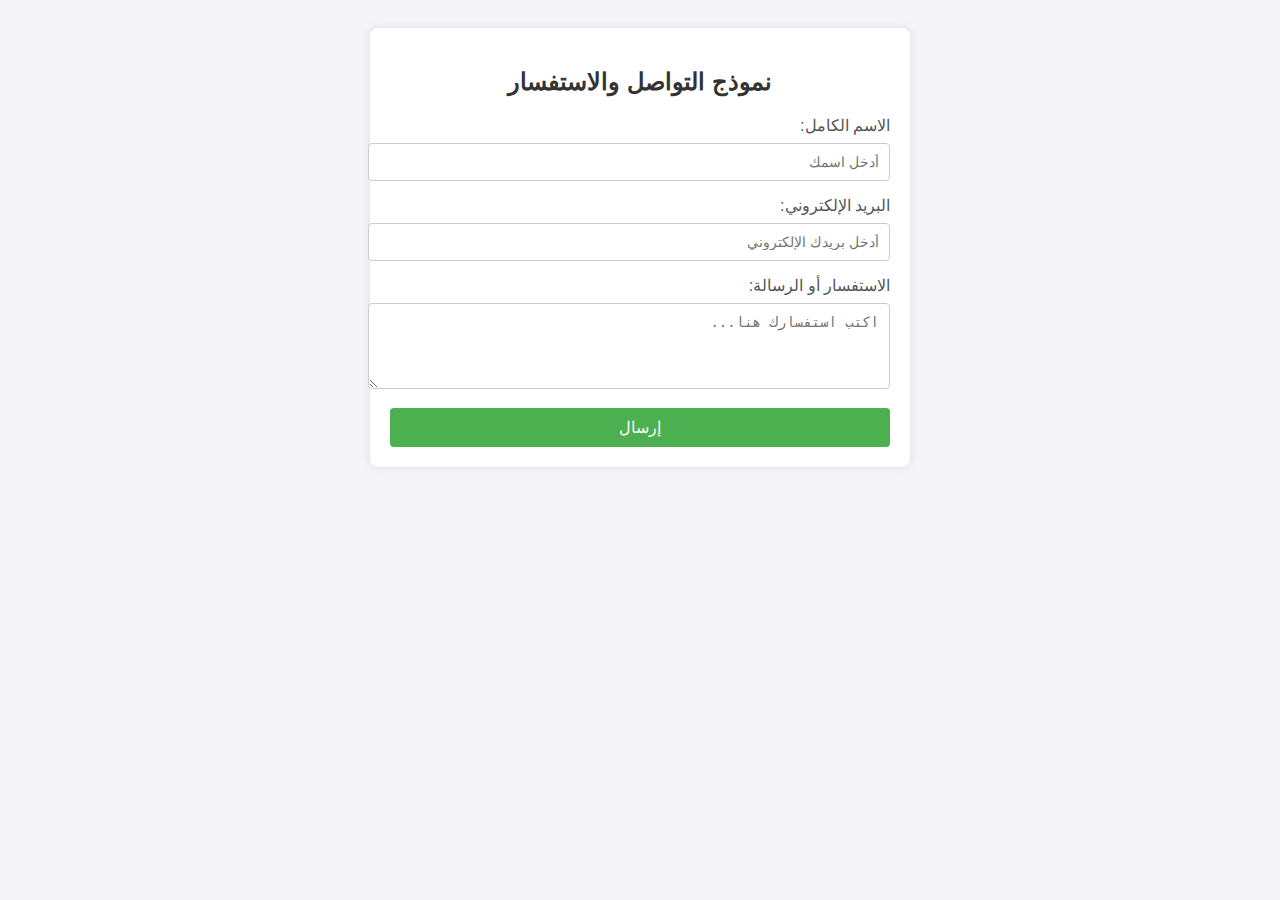
<file: commu.html>
<!DOCTYPE html>
<html lang="ar">
<head>
    <meta charset="UTF-8">
    <meta name="viewport" content="width=device-width, initial-scale=1.0">
    <title>نموذج التواصل والاستفسار</title>
    <style>
        body {
            font-family: Arial, sans-serif;
            direction: rtl;
            background-color: #f4f4f9;
            padding: 20px;
        }
        .contact-form {
            background-color: #fff;
            padding: 20px;
            border-radius: 8px;
            box-shadow: 0 0 10px rgba(0, 0, 0, 0.1);
            max-width: 500px;
            margin: auto;
        }
        .contact-form h2 {
            text-align: center;
            color: #333;
        }
        .contact-form label {
            display: block;
            margin-bottom: 8px;
            color: #555;
        }
        .contact-form input, .contact-form textarea {
            width: 100%;
            padding: 10px;
            margin-bottom: 15px;
            border: 1px solid #ccc;
            border-radius: 4px;
            font-size: 14px;
        }
        .contact-form button {
            background-color: #4CAF50;
            color: white;
            padding: 10px 20px;
            border: none;
            border-radius: 4px;
            cursor: pointer;
            width: 100%;
            font-size: 16px;
        }
        .contact-form button:hover {
            background-color: #45a049;
        }
        .message {
            display: none;
            background-color: #4CAF50;
            color: white;
            padding: 10px;
            border-radius: 4px;
            margin-top: 20px;
            text-align: center;
        }
    </style>
</head>
<body>

    <div class="contact-form">
        <h2>نموذج التواصل والاستفسار</h2>
        <form id="contactForm" onsubmit="return showMessage(event)">
            <label for="name">الاسم الكامل:</label>
            <input type="text" id="name" name="name" required placeholder="أدخل اسمك">

            <label for="email">البريد الإلكتروني:</label>
            <input type="email" id="email" name="email" required placeholder="أدخل بريدك الإلكتروني">

            <label for="message">الاستفسار أو الرسالة:</label>
            <textarea id="message" name="message" required placeholder="اكتب استفسارك هنا..." rows="4"></textarea>

            <button type="submit">إرسال</button>
        </form>

        <!-- الرسالة التي ستظهر بعد إرسال النموذج -->
        <div id="successMessage" class="message">
            تم إرسال استفسارك بنجاح! سنقوم بالرد عليك قريبًا.
        </div>
    </div>

    <script>
        // دالة لعرض الرسالة عند إرسال النموذج
        function showMessage(event) {
            event.preventDefault(); // منع إرسال النموذج لكي نتمكن من عرض الرسالة

            // إظهار رسالة التأكيد
            document.getElementById('successMessage').style.display = 'block';
            
            // يمكن هنا إضافة الكود لإرسال البيانات إلى الخادم (مثل عبر AJAX أو POST)
            
            // إخفاء الرسالة بعد 5 ثوانٍ
            setTimeout(function() {
                document.getElementById('successMessage').style.display = 'none';
            }, 5000);
        }
    </script>

</body>
</html>
</file>
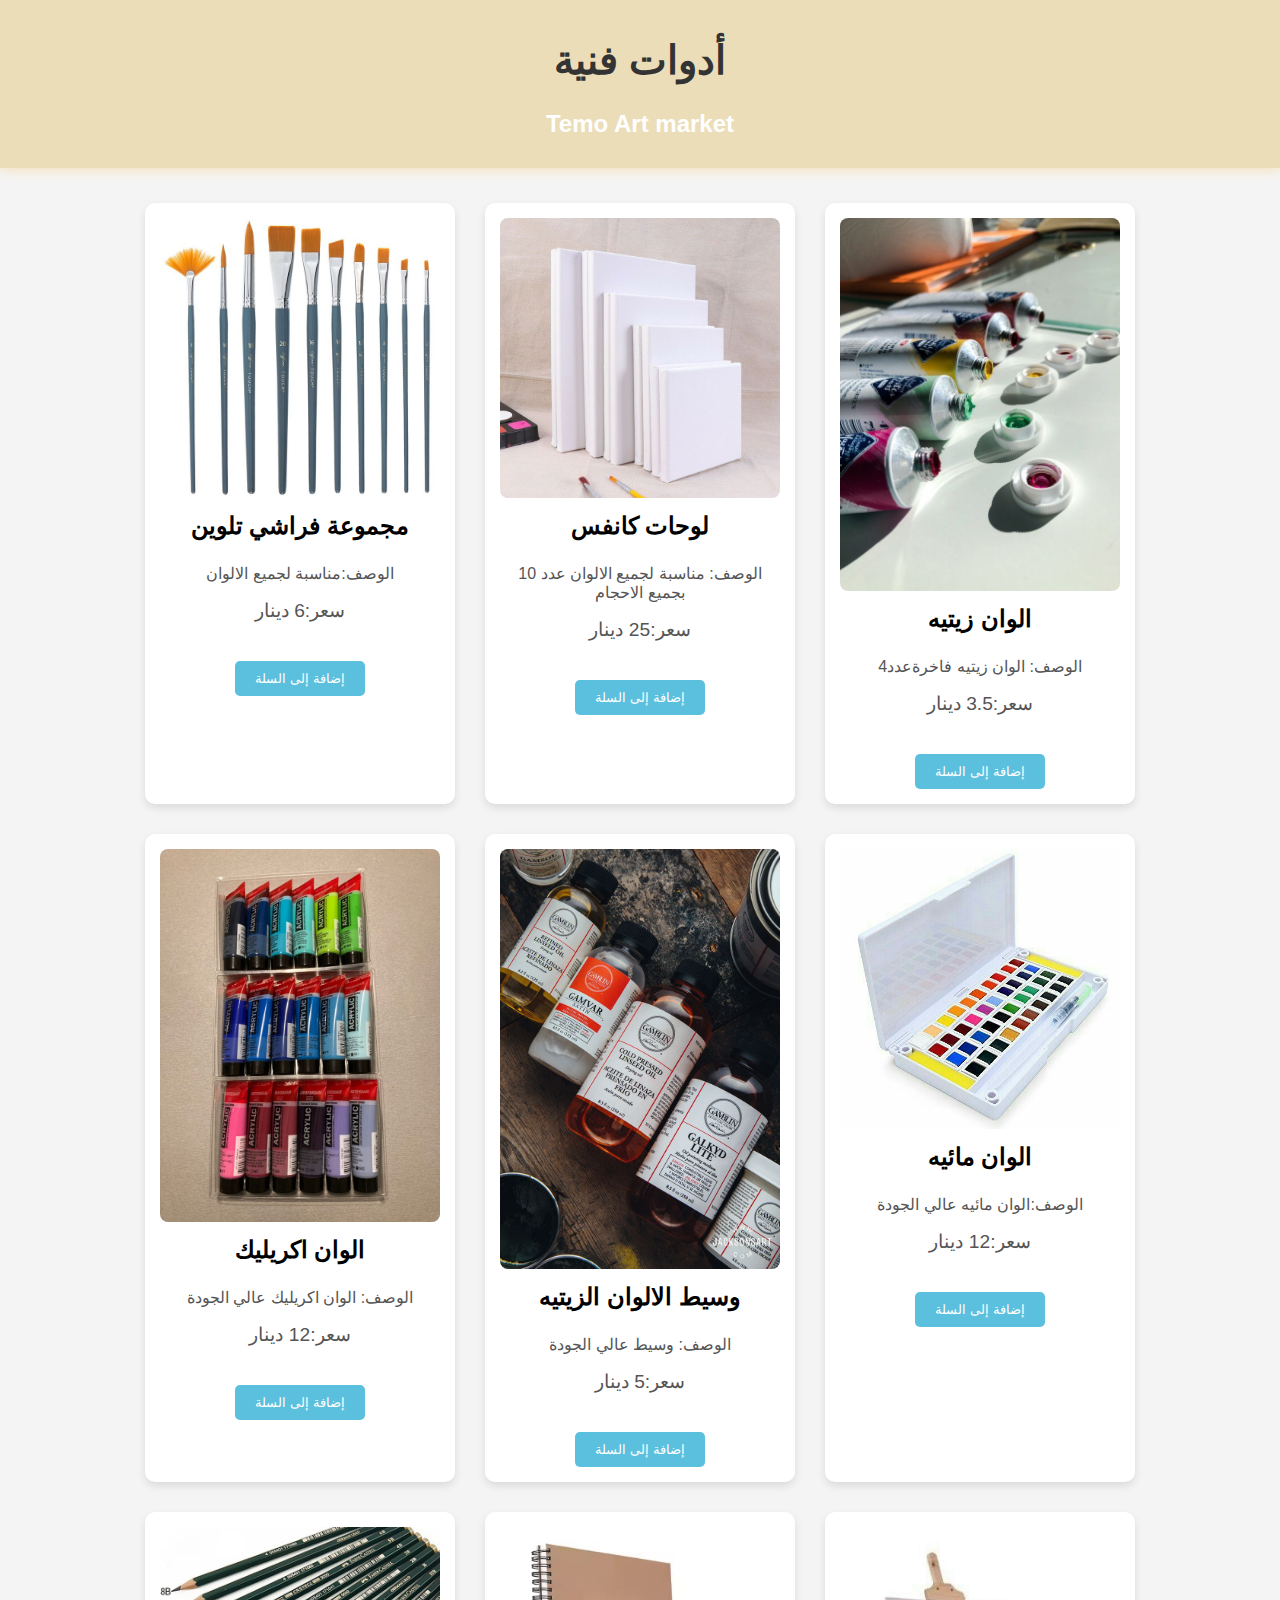
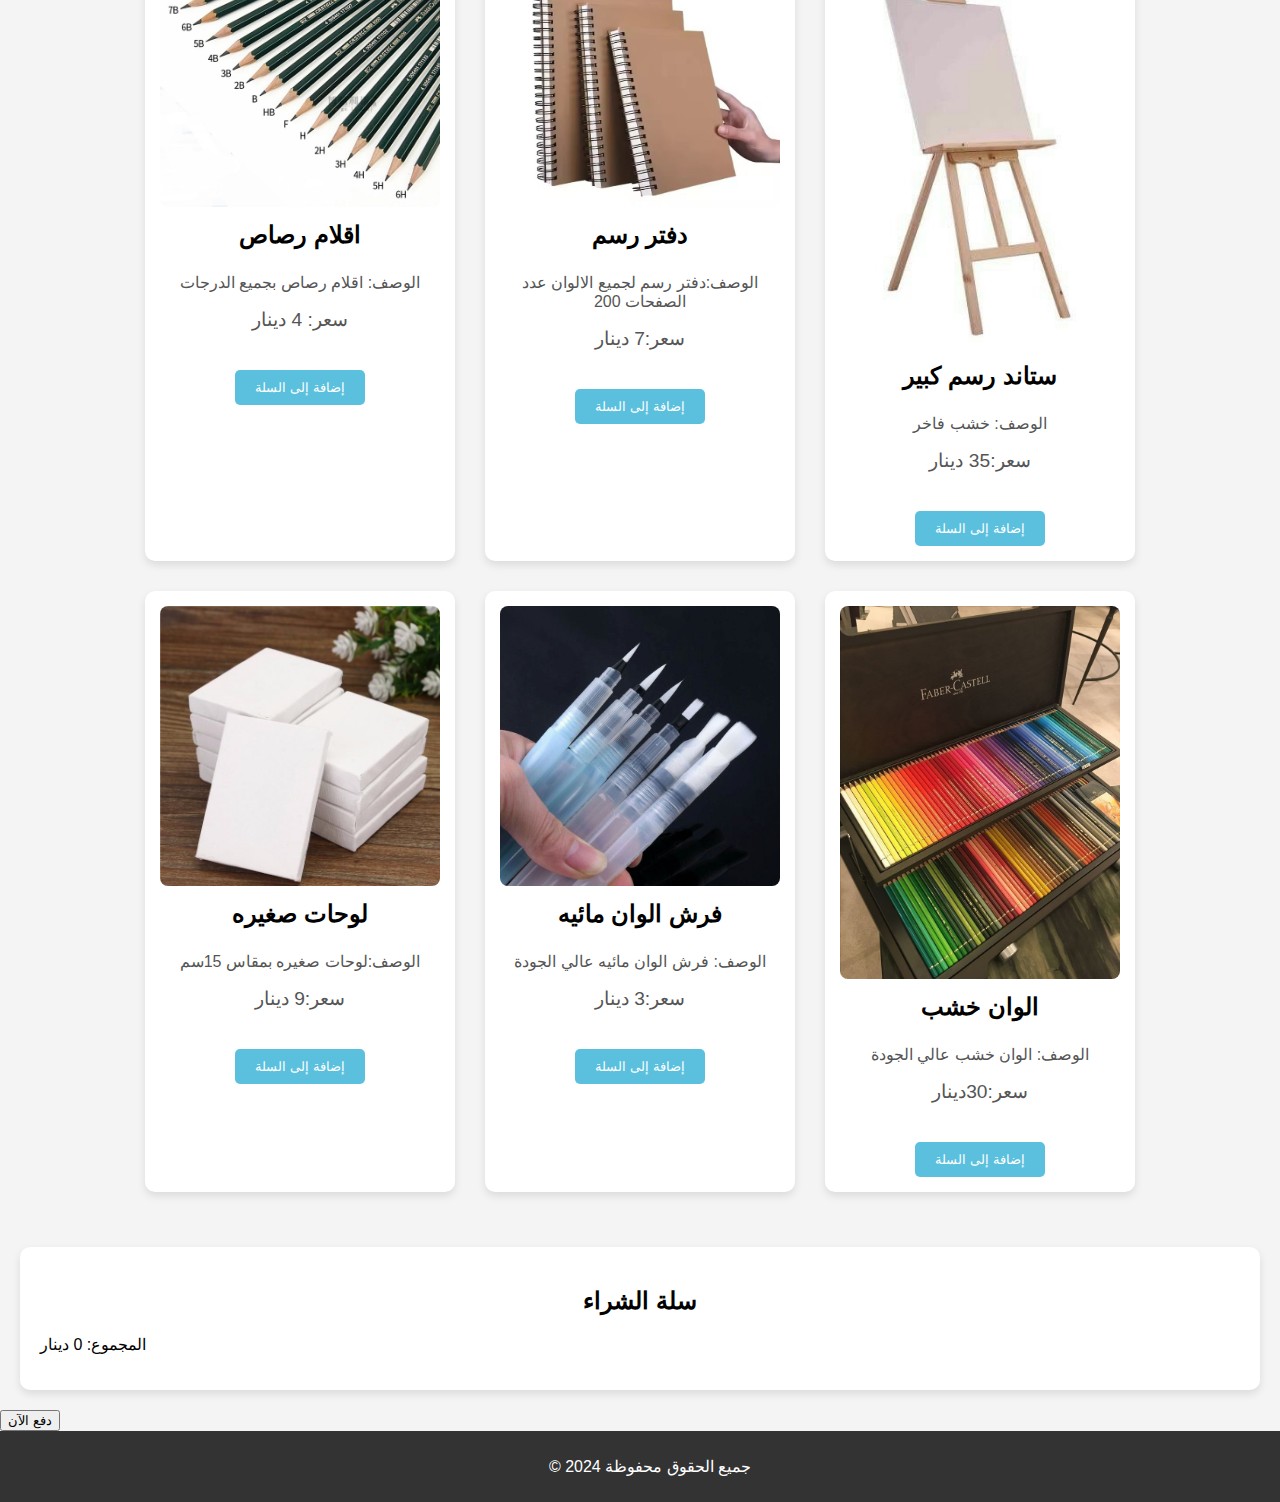
<file: ert.html>
<!DOCTYPE html>
<html lang="ar">
<head>
    <meta charset="UTF-8">
    <meta name="viewport" content="width=device-width, initial-scale=1.0">
    <title>temo art</title>
    <script src="https://www.paypal.com/sdk/js?client-id=YOUR_PAYPAL_CLIENT_ID&currency=USD"></script>
    <style>
        body {
            font-family: Arial, sans-serif;
            background-color: #f4f4f4;
            margin: 0;
            padding: 0;
        }
        header {
            background-color: #ebddb8;
            color: white;
            padding: 10px;
            text-align: center;
            box-shadow: 1px 1px 12px wheat;
        }
        header h1 {
            font-size: 2.5em;
            color: #333;
        }
        
        header h1:hover{
           
            color: #5f5b5b;
        }
        header h2:hover{
           
           color: #131212;
       }
        .gallery {
            display: flex;
            flex-wrap: wrap;
            justify-content: center;
            padding: 20px;
        }
        .artwork {
            background-color: white;
            border-radius: 10px;
            box-shadow: 0 4px 8px rgba(0, 0, 0, 0.1);
            margin: 15px;
            width: 280px;
            text-align: center;
            padding: 15px;
        }
        .artwork img {
            width: 100%;
            height: auto;
            border-radius: 8px;
        }
        .artwork h3 {
            margin-top: 10px;
            font-size: 1.5em;
        }
        .artwork p {
            margin-top: 10px;
            color: #555;
        }
        .price {
            margin-top: 15px;
            font-size: 1.2em;
            color: #d9534f;
        }
        .btn-buy {
            margin-top: 20px;
            padding: 10px 20px;
            background-color: #5bc0de;
            color: white;
            border: none;
            border-radius: 5px;
            cursor: pointer;
        }
        .btn-buy:hover {
            background-color: #61dd50;
        }
        .cart {
            background-color: #fff;
            padding: 20px;
            margin: 20px;
            box-shadow: 0 4px 8px rgba(0, 0, 0, 0.1);
            border-radius: 10px;
        }
        .cart h2 {
            text-align: center;
        }
        .cart-items {
            list-style: none;
            padding: 0;
        }
        .cart-items li {
            display: flex;
            justify-content: space-between;
            margin: 10px 0;
        }
        footer {
            text-align: center;
            background-color: #333;
            color: white;
            padding: 10px;
           
            width: 100%;
            bottom: 0;
        }
    </style>
</head>
<body>

    <header>
        <h1>أدوات فنية</h1>
        <h2> Temo Art market</h2>
    </header>

    <section class="gallery">
        <div class="artwork" data-id="1" data-name="سلعه" data-price="6">
            <img src="dafter.jpeg" alt="لوحة فنية 1">
            <h3>مجموعة فراشي تلوين</h3>
            <p>الوصف:مناسبة لجميع الالوان</p>
           
            <p class="price">سعر:6 دينار</p>
            <button class="btn-buy">إضافة إلى السلة</button>
            
        </div>

        <div class="artwork" data-id="2" data-name="سلعه" data-price="25">
            <img src="kanvas10.jpeg" alt="لوحة فنية 2">
            <h3>لوحات كانفس</h3>
            <p>الوصف: مناسبة لجميع الالوان عدد 10 بجميع الاحجام</p>
            <p class="price">سعر:25 دينار</p>
            <button class="btn-buy">إضافة إلى السلة</button>
        </div>

        <div class="artwork" data-id="3" data-name="سلعه" data-price="3.5">
            <img src="0b666c21-82ee-4ab1-b0f6-ea7d902a7135.jpeg" alt="لوحة فنية 3">
            <h3>الوان زيتيه </h3>
            <p>الوصف: الوان زيتيه فاخرةعدد4</p>
            <p class="price">سعر:3.5 دينار</p>
            <button class="btn-buy">إضافة إلى السلة</button>
        </div>
        <div class="artwork" data-id="3" data-name="سلعه" data-price="12">
            <img src="Kleuren.jpeg" alt="لوحة فنية 3">
            <h3>الوان اكريليك</h3>
            <p>الوصف: الوان اكريليك عالي الجودة</p>
            <p class="price">سعر:12 دينار</p>
            <button class="btn-buy">إضافة إلى السلة</button>
        </div>
        <div class="artwork" data-id="3" data-name="سلعه" data-price="5">
            <img src="My art supplies Philadelphia Cabinet_.jpeg" alt="لوحة فنية 3">
            <h3>وسيط الالوان الزيتيه</h3>
            <p>الوصف: وسيط عالي الجودة</p>
            <p class="price">سعر:5 دينار</p>
            <button class="btn-buy">إضافة إلى السلة</button>
        </div>
        <div class="artwork" data-id="3" data-name="سلعه" data-price="12">
            <img src="maee.jpeg" alt="لوحة فنية 3">
            <h3>الوان مائيه</h3>
            <p>الوصف:الوان مائيه عالي الجودة</p>
            <p class="price">سعر:12 دينار</p>
            <button class="btn-buy">إضافة إلى السلة</button>
        </div>
        <div class="artwork" data-id="3" data-name="سلعه" data-price="4">
            <img src="rasas.jpeg" alt="لوحة فنية 3">
            <h3>اقلام رصاص</h3>
            <p>الوصف: اقلام رصاص بجميع الدرجات </p>
            <p class="price">سعر: 4 دينار </p>
            <button class="btn-buy">إضافة إلى السلة</button>
        </div>
        <div class="artwork" data-id="3" data-name="سلعه" data-price="7">
            <img src="دفتر رسم حلزوني ممتاز_ مفكرات بملف سلك عتيق مقاس….jpeg" alt="لوحة فنية 3">
            <h3>دفتر رسم</h3>
            <p>الوصف:دفتر رسم لجميع الالوان عدد الصفحات 200</p>
            <p class="price">سعر:7 دينار</p>
            <button class="btn-buy">إضافة إلى السلة</button>
        </div>
        <div class="artwork" data-id="3" data-name="سلعه" data-price="35">
            <img src="stand2.jpeg" alt="لوحة فنية 3">
            <h3>ستاند رسم كبير</h3>
            <p>الوصف: خشب فاخر</p>
            <p class="price">سعر:35 دينار</p>
            <button class="btn-buy">إضافة إلى السلة</button>
        </div>
        <div class="artwork" data-id="3" data-name="سلعه" data-price="9">
            <img src="kanves.jpeg" alt="لوحة فنية 3">
            <h3>لوحات صغيره</h3>
            <p>الوصف:لوحات صغيره بمقاس 15سم</p>
            <p class="price">سعر:9 دينار</p>
            <button class="btn-buy">إضافة إلى السلة</button>
        </div>
        <div class="artwork" data-id="3" data-name="سلعه" data-price="3">
            <img src="8d27f866-c923-4a12-b8dc-8ef26928a58c.jpeg" alt="لوحة فنية 3">
            <h3>فرش الوان مائيه </h3>
            <p>الوصف: فرش الوان مائيه عالي الجودة</p>
            <p class="price">سعر:3 دينار</p>
            <button class="btn-buy">إضافة إلى السلة</button>
        </div>
        <div class="artwork" data-id="3" data-name="سلعه" data-price="30">
            <img src="kashab.jpeg" alt="لوحة فنية 3">
            <h3>الوان خشب</h3>
            <p>الوصف: الوان خشب  عالي الجودة</p>
            <p class="price">سعر:30دينار</p>
            <button class="btn-buy">إضافة إلى السلة</button>
        </div>
    </section>

    <section class="cart">
        <h2>سلة الشراء</h2>
        <ul class="cart-items">
           
        </ul>
        <p id="total">المجموع: 0 دينار</p>

        <div id="paypal-button-container"></div>
    </section>
    <!-- إضافة Stripe.js -->
<script src="https://js.stripe.com/v3/"></script>

<!-- نموذج HTML للدفع -->
<form id="payment-form">
  <div id="card-element"></div>
  <button id="submit" onclick="location.href='pay.html';">دفع الآن</button>
</form>

<script>
  var stripe = Stripe('EKAR2GH-sX46TWRQ8Wg8-XeP4CabdjfT2RWYAEgE_lrgs5qhFL5LMD7Sm66gmVRgdO7_fNfuuRf9owaW'); // استبدل بـ مفتاح Stripe الخاص بك
  var elements = stripe.elements();
  var card = elements.create('card');
  card.mount('#card-element');

  var form = document.getElementById('payment-form');
  form.addEventListener('submit', function(event) {
    event.preventDefault();
    stripe.createToken(card).then(function(result) {
      if (result.error) {
        console.log(result.error.message);
      } else {
        // إرسال الرمز إلى خادمك لمعالجة الدفع
        var token = result.token.id;
        console.log("تم إنشاء الرمز: " + token);
      }
    });
  });
</script>

    

    <script>
       
        let cart = [];

       
        function addToCart(id, name, price) {
            cart.push({ id, name, price });
            updateCart();
        }

        
        function updateCart() {
            const cartItemsContainer = document.querySelector('.cart-items');
            cartItemsContainer.innerHTML = '';

            let total = 0;
            cart.forEach(item => {
                const li = document.createElement('li');
                li.innerHTML = `${item.name} - ${item.price} دينار`;
                cartItemsContainer.appendChild(li);
                total += item.price;
            });

            document.getElementById('total').innerText = `المجموع: ${total} دينار`;

           
            updatePaypalButton(total);
        }

       
        const buttons = document.querySelectorAll('.btn-buy');
        buttons.forEach(button => {
            button.addEventListener('click', () => {
                const artwork = button.closest('.artwork');
                const id = artwork.getAttribute('data-id');
                const name = artwork.getAttribute('data-name');
                const price = parseFloat(artwork.getAttribute('data-price'));
                addToCart(id, name, price);
            });
        });

        
        function updatePaypalButton(total) {
            if (total > 0) {
                paypal.Buttons({
                    createOrder: function(data, actions) {
                        return actions.order.create({
                            purchase_units: [{
                                amount: {
                                    value: total
                                }
                            }]
                        });
                    },
                    onApprove: function(data, actions) {
                        return actions.order.capture().then(function(details) {
                            alert('تم الدفع بنجاح! شكراً لك.');
                        });
                    }
                }).render('#paypal-button-container');
            } else {
                document.getElementById('paypal-button-container').innerHTML = '';
            }
        }
    </script>

</body>
<footer>
    <p>&copy; 2024 جميع الحقوق محفوظة</p>
</footer>
</html>
</file>
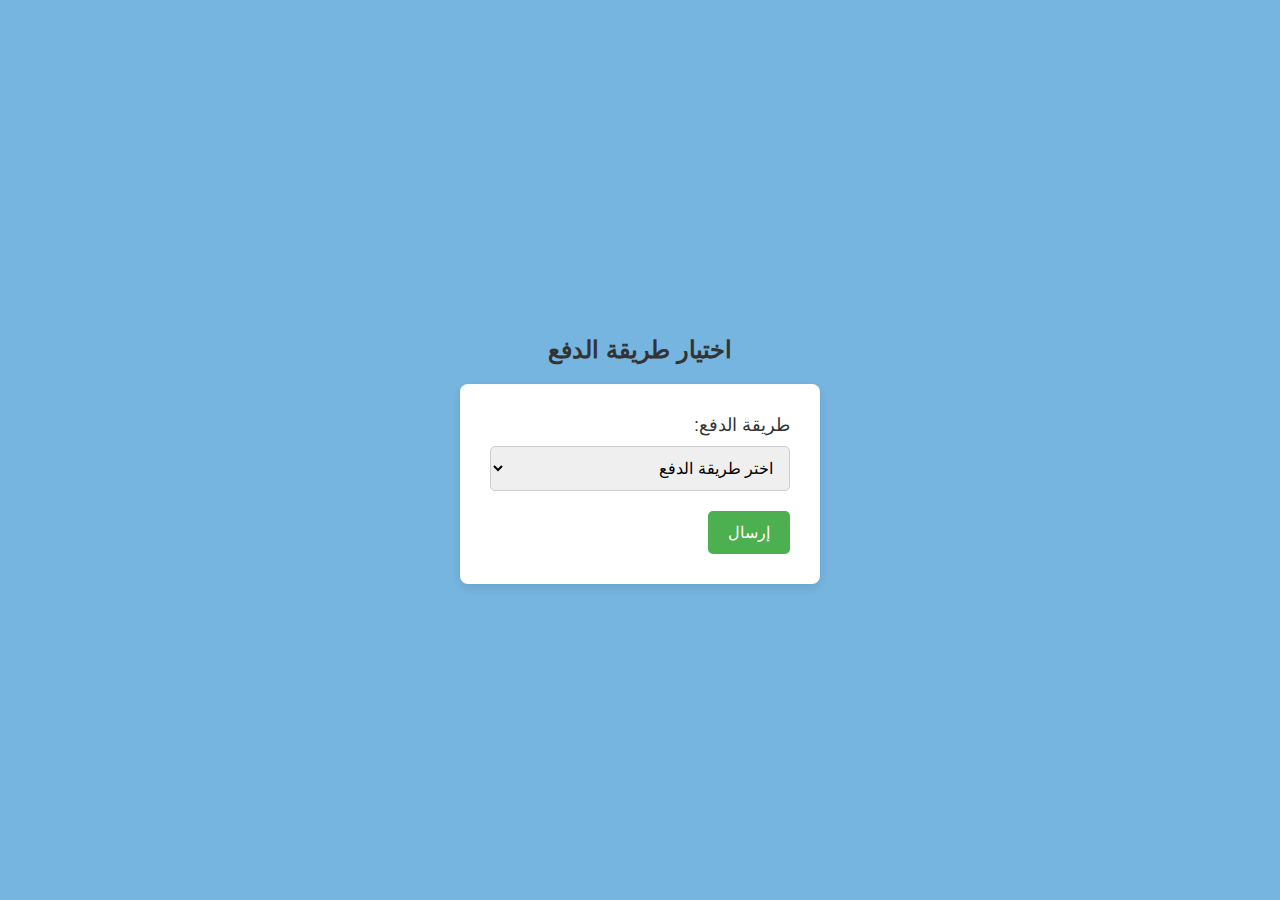
<file: pay.html>
<!DOCTYPE html>
<html lang="ar">
<head>
    <meta charset="UTF-8">
    <meta name="viewport" content="width=device-width, initial-scale=1.0">
    <title>اختيار نوع الدفع</title>
    <!-- ربط مكتبة Font Awesome للأيقونات -->
    <link href="https://cdnjs.cloudflare.com/ajax/libs/font-awesome/6.0.0-beta3/css/all.min.css" rel="stylesheet">

    <style>
        body {
            font-family: 'Arial', sans-serif;
            direction: rtl;
            background-color: #76b5df;
            display: flex;
            justify-content: center;
            align-items: center;
            height: 100vh;
            margin: 0;
        }

        h2 {
            color: #333;
            text-align: center;
            margin-bottom: 20px;
            animation: fadeIn 2s ease-out;
        }

        form {
            background: #fff;
            padding: 30px;
            border-radius: 8px;
            box-shadow: 0 4px 10px rgba(0, 0, 0, 0.1);
            animation: slideIn 1s ease-out;
            width: 300px;
        }

        label {
            font-size: 18px;
            margin-bottom: 10px;
            display: block;
            color: #333;
        }

        select {
            width: 100%;
            padding: 12px;
            font-size: 16px;
            border-radius: 5px;
            border: 1px solid #ccc;
            margin-bottom: 20px;
            cursor: pointer;
            transition: all 0.3s ease;
        }

        select:hover {
            border-color: #4CAF50;
        }

        input[type="submit"] {
            background-color: #4CAF50;
            color: white;
            border: none;
            padding: 12px 20px;
            font-size: 16px;
            cursor: pointer;
            border-radius: 5px;
            transition: background-color 0.3s ease;
        }

        input[type="submit"]:hover {
            background-color: #45a049;
        }

        .payment-icon {
            margin-left: 10px;
            font-size: 18px;
            vertical-align: middle;
            transition: transform 0.3s ease;
        }

        .additional-options {
            display: none;
            margin-top: 20px;
        }

        .additional-options input {
            width: 100%;
            padding: 10px;
            margin-top: 10px;
            border-radius: 5px;
            border: 1px solid #ccc;
        }

        @keyframes fadeIn {
            from {
                opacity: 0;
            }
            to {
                opacity: 1;
            }
        }

        @keyframes slideIn {
            from {
                transform: translateY(-50px);
                opacity: 0;
            }
            to {
                transform: translateY(0);
                opacity: 1;
            }
        }
    </style>
</head>
<body>

    <div>
        <h2>اختيار طريقة الدفع</h2>
        <form id="payment-form">
            <label for="payment-method">طريقة الدفع:</label>
            <select id="payment-method" name="payment-method" onchange="showPaymentOptions()">
                <option value="">اختر طريقة الدفع</option>
                <option value="credit-card">بطاقة ائتمان <i class="fas fa-credit-card payment-icon"></i></option>
                <option value="debit-card">بطاقة خصم <i class="fas fa-credit-card payment-icon"></i></option>
                <option value="paypal">باي بال <i class="fab fa-paypal payment-icon"></i></option>
                <option value="bank-transfer">تحويل بنكي <i class="fas fa-university payment-icon"></i></option>
                <option value="cash">نقداً عند الاستلام <i class="fas fa-cash-register payment-icon"></i></option>
            </select>

            <div id="credit-card-options" class="additional-options">
                <label for="card-number">رقم البطاقة:</label>
                <input type="text" id="card-number" placeholder="ادخل رقم البطاقة" />

                <label for="expiry-date">تاريخ الانتهاء:</label>
                <input type="text" id="expiry-date" placeholder="MM/YY" />

                <label for="cvv">رمز الأمان (CVV):</label>
                <input type="text" id="cvv" placeholder="ادخل رمز CVV" />
            </div>

            <div id="debit-card-options" class="additional-options">
                <label for="debit-card-number">رقم بطاقة الخصم:</label>
                <input type="text" id="debit-card-number" placeholder="ادخل رقم بطاقة الخصم" />
            </div>

            <div id="paypal-options" class="additional-options">
                <label for="paypal-email">البريد الإلكتروني لحساب باي بال:</label>
                <input type="email" id="paypal-email" placeholder="ادخل بريدك الإلكتروني" />
            </div>

            <div id="bank-transfer-options" class="additional-options">
                <label for="bank-account">رقم الحساب البنكي:</label>
                <input type="text" id="bank-account" placeholder="ادخل رقم الحساب البنكي" />
            </div>

            <div id="cash-options" class="additional-options">
                <p>سيتم دفع المبلغ نقداً عند الاستلام.</p>
            </div>

            <input type="submit" value="إرسال">
        </form>
    </div>

    <script>
        function showPaymentOptions() {
            // إخفاء جميع الخيارات
            document.querySelectorAll('.additional-options').forEach(function(option) {
                option.style.display = 'none';
            });

            var selectedMethod = document.getElementById('payment-method').value;

            // إظهار الخيارات بناءً على الدفع المحدد
            if (selectedMethod === 'credit-card') {
                document.getElementById('credit-card-options').style.display = 'block';
            } else if (selectedMethod === 'debit-card') {
                document.getElementById('debit-card-options').style.display = 'block';
            } else if (selectedMethod === 'paypal') {
                document.getElementById('paypal-options').style.display = 'block';
            } else if (selectedMethod === 'bank-transfer') {
                document.getElementById('bank-transfer-options').style.display = 'block';
            } else if (selectedMethod === 'cash') {
                document.getElementById('cash-options').style.display = 'block';
            }
        }
    </script>

</body>
</html>
</file>
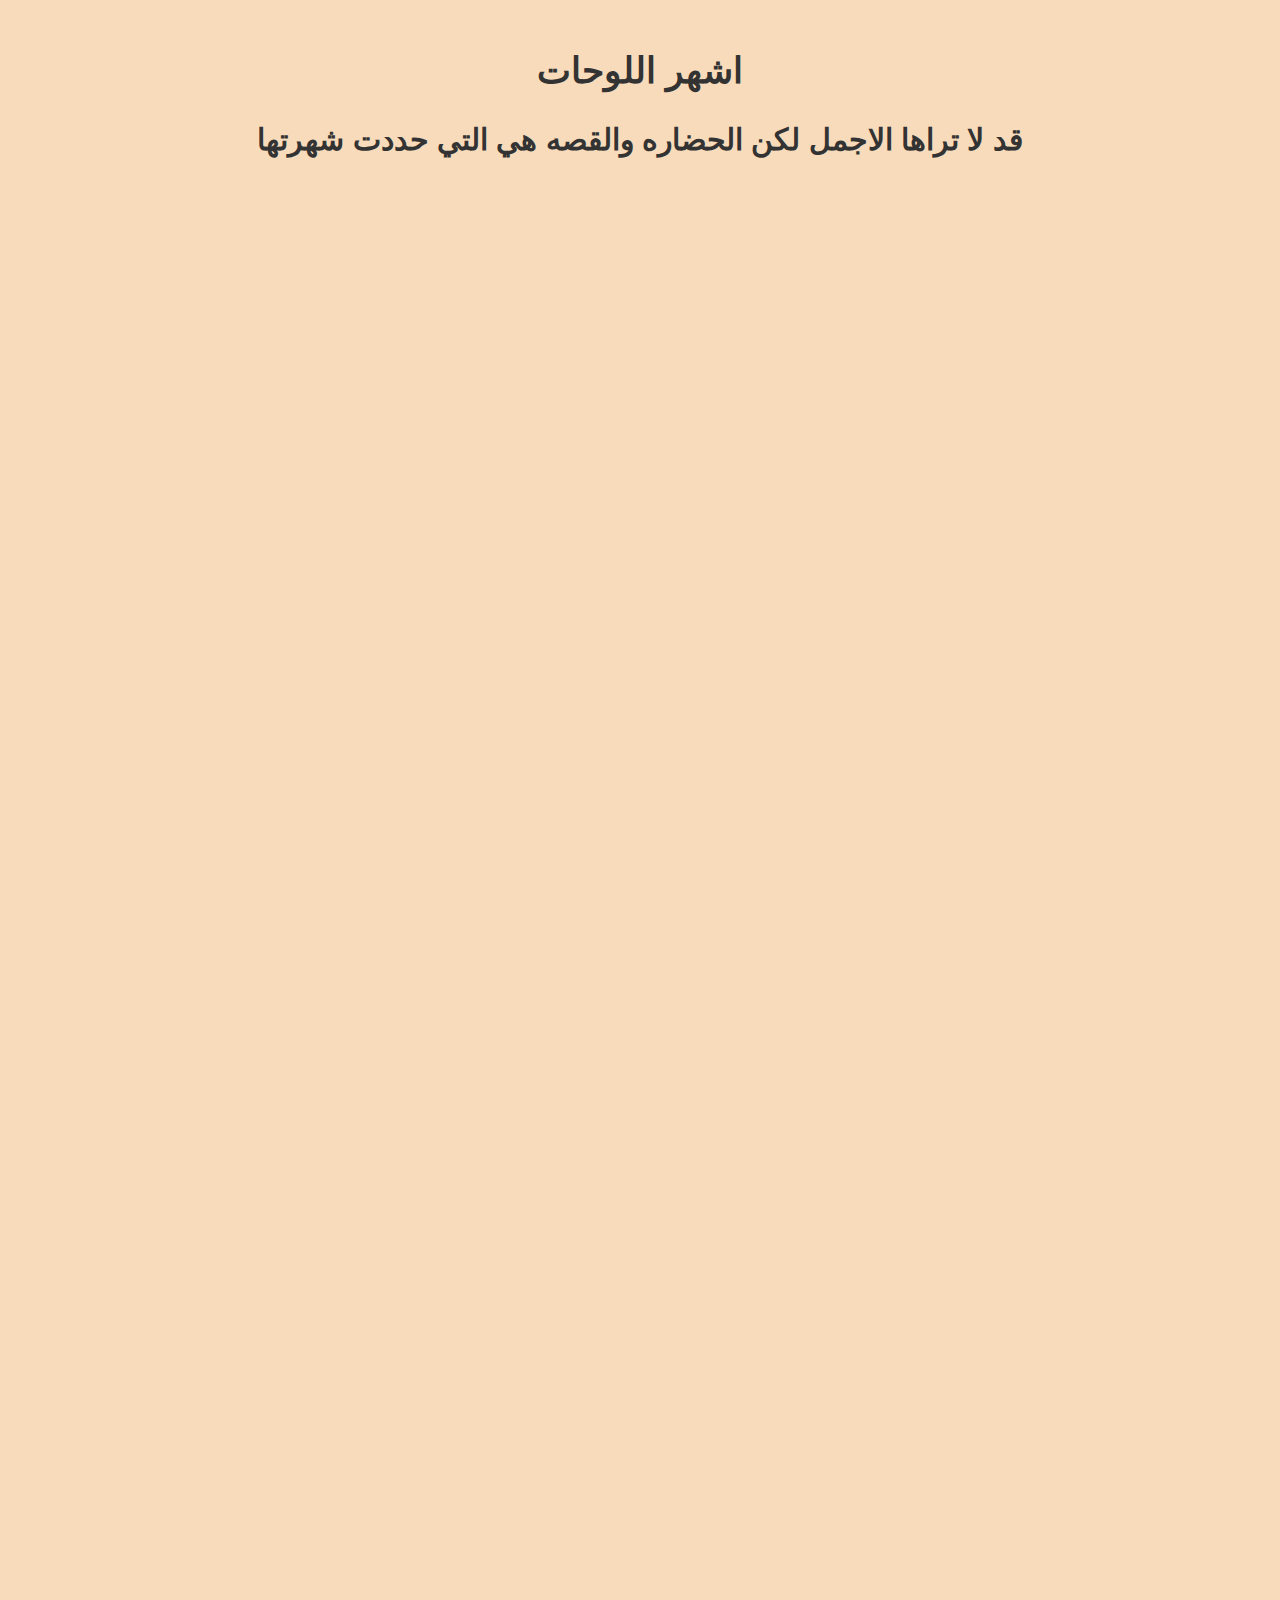
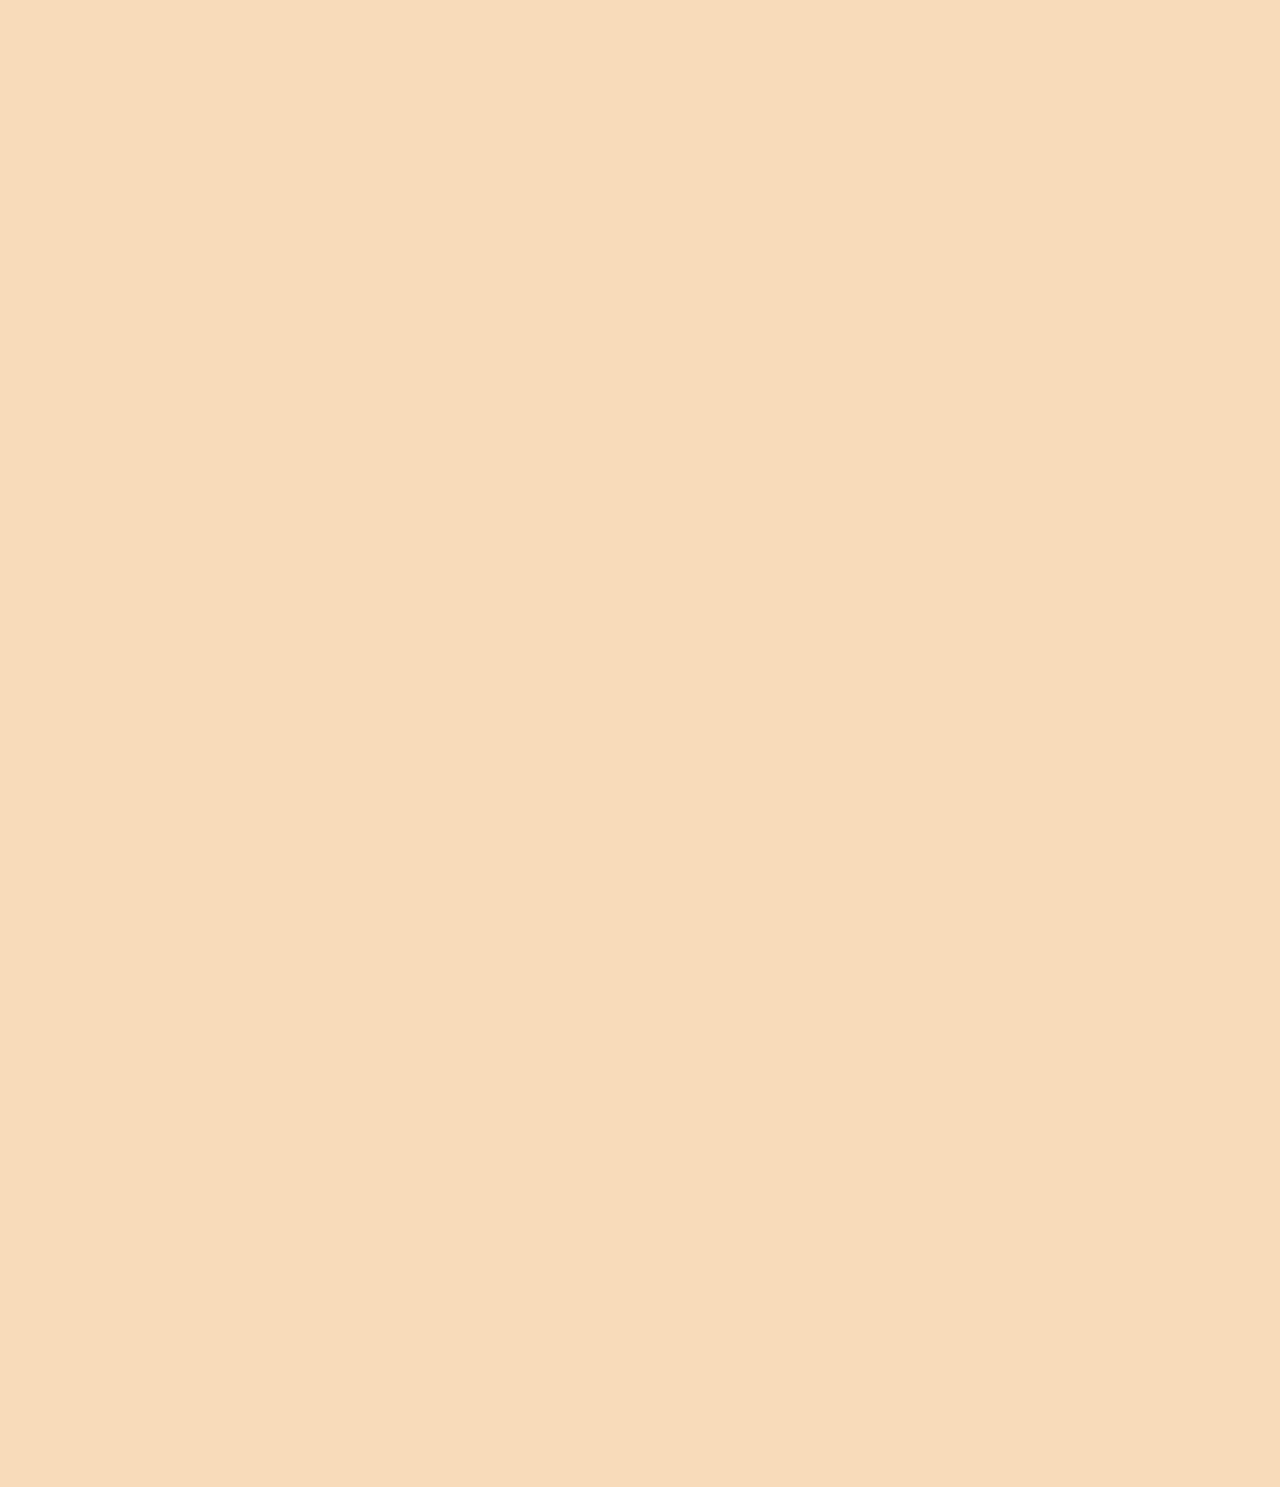
<file: story.html>
<!DOCTYPE html>
<html lang="ar">
<head>
    <meta charset="UTF-8">
    <meta name="viewport" content="width=device-width, initial-scale=1.0">
    <title>اشهر اللوحات</title>
    <style>
        /* إعدادات عامة */
        body {
            font-family: 'Arial', sans-serif;
            background-color: #f8dbba;
            margin: 0;
            padding: 0;
            color: #333;
            text-align: center;
        }

        h1 {
            font-size: 36px;
            margin-top: 50px;
            color: #333;
            text-transform: uppercase;
            letter-spacing: 1px;
        }
        h1 :hover{
            color: #613838;
        }
p{
    font-size: 30px;
    font-weight: bold;
}
        /* تنسيق الحاوية للصور */
        .container {
            display: flex;
            flex-wrap: wrap;
            justify-content: center;
            padding: 20px;
            gap: 20px;
        }

        /* تنسيق بطاقة الصورة */
        .card {
            background-color: #fff;
            border-radius: 12px;
            box-shadow: 0 8px 20px rgba(0, 0, 0, 0.1);
            width: 500px;
            height: 700px;
            transition: transform 0.3s ease, box-shadow 0.3s ease;
            overflow: hidden;
            cursor: pointer;
        }

        /* تأثير عند تمرير الفأرة فوق الصورة */
        .card:hover {
            transform: scale(1.05);
            box-shadow: 0 12px 30px rgba(0, 0, 0, 0.2);
        }

        /* تنسيق الصورة داخل البطاقة */
        .card img {
            width: 100%;
            height: 600px;
            object-fit: cover;
            border-radius: 12px 12px 0 0;
            transition: transform 0.5s ease;
        }

        /* تأثير عند تمرير الفأرة فوق الصورة */
        .card:hover img {
            transform: scale(1.1);
        }

        /* تنسيق العنوان */
        .card h2 {
            font-size: 22px;
            margin: 15px 0;
            color: #333;
        }

        /* تنسيق الفقرة الوصفية */
        .card p {
            font-size: 16px;
            color: #777;
            margin: 0 15px 15px;
            line-height: 1.5;
            
        }

        /* تأثير النصوص عند التمرير */
        .card:hover h2, .card:hover p {
            color: #1d72b8;
        }

        /* تأثير التحميل */
        .card {
            opacity: 0;
            animation: fadeIn 0.5s forwards;
        }

        .card:nth-child(1) {
            animation-delay: 0.2s;
        }

        .card:nth-child(2) {
            animation-delay: 0.4s;
        }

        .card:nth-child(3) {
            animation-delay: 0.6s;
        }

        .card:nth-child(4) {
            animation-delay: 0.8s;
        }

        .card:nth-child(5) {
            animation-delay: 1s;
        }

        .card:nth-child(6) {
            animation-delay: 1.2s;
        }

        .card:nth-child(7) {
            animation-delay: 1.4s;
        }

        .card:nth-child(8) {
            animation-delay: 1.6s;
        }

        .card:nth-child(9) {
            animation-delay: 1.8s;
        }

        .card:nth-child(10) {
            animation-delay: 2s;
        }

        @keyframes fadeIn {
            from {
                opacity: 0;
            }
            to {
                opacity: 1;
            }
        }

    </style>
</head>
<body>

    <h1>اشهر اللوحات</h1>
<p> قد لا تراها الاجمل لكن الحضاره والقصه هي التي حددت شهرتها </p>
    <div class="container">
        <!-- بطاقة 1 -->
        <div class="card">
            <img src="لوحة الموناليزا.jpeg" alt="صورة 1">
            <h2> الموناليزا "دافنشي"</h2>
            <p>اللوحة الأكثر شهرة في العالم هي تلك المرأة الغامضة ذات الابتسامة الغامضة لكن هذه واحدة من الحقائق القليلة حول هذا العمل الفني.</p>
        </div>

        <!-- بطاقة 2 -->
        <div class="card">
            <img src="ليله.jpeg" alt="صورة 2">
            <h2>ليلة النجوم “فان جوخ"</h2>
            <p>عندما كان الفنان يعيش في مصحة، في أحد الأيام التقط المشهد من نافذة غرفته، وبدأ رسم هذه اللوحة</p>
        </div>

        <!-- بطاقة 3 -->
        <div class="card">
            <img src="Experts Reveal Message in Da Vinci’s 'The Last Supper' - artnet News.jpeg" alt="صورة 3">
            <h2>لوحة العشاء الأخير "دافنشي"</h2>
            <p>هذه اللوحة الجدارية مليئة بالنظريات حول الرموز المخفية، كواحد من القطع الفنية الشهيرة</p>
        </div>

        <!-- بطاقة 4 -->
        <div class="card">
            <img src="Everything You Must Know About Las Meninas.jpeg" alt="صورة 4">
            <h2>لاس مينيناس"ديغوو"</h2>
            <p>اعتبر تعقيد وغموض العمل ومدى المعاني التي قد تستوحى من الشخصيات المرسومة وزاوايا الرسم من اكثر اسباب شهرتها </p>
        </div>

        <!-- بطاقة 5 -->
        <div class="card">
            <img src="koblah.jpeg" alt="صورة 5">
            <h2>القبله"غوستاف"</h2>
            <p>تصور اللوحة اثنين من عشاق الذهب متشابكين في عناق ودود</p>
        </div>

      

        <!-- بطاقة 7 -->
        <div class="card">
            <img src="download (4).jpeg" alt="صورة 7">
            <h2>غيرنيكا "بيكاسو"</h2>
            <p>تصور القصف الجوي الألماني لمدينة جيرنيكا في منطقة الباسك خلال الحرب الأهلية الإسبانية</p>
        </div>

      
       
        <div class="card">
            <img src="￼ الوصف_ تميزت اللوحة بأسلوب فني مميز، حيث استخدم….jpeg" alt="صورة 9">
            <h2>لوحة الصرخة "مونش"</h2>
            <p>واحدة من أهم اللوحات الشهيرة هي لوحة الصرخةوتصور رجلًا في حالة من الرعب والصراخ في جميع أنحاء اللوحة</p>
        </div>
        <div class="card">
            <img src="قرط.jpeg" alt="صورة 9">
            <h2>الوحة الفتاه ذات قرط اللؤلؤ</h2>
            <p>رسم يوهانس فيرمير صورة توضيحية لامرأة شابة تجلس أمام خلفية داكنة وأشهر ما في هذه اللوحة أنها تصور نعومة وجه الفتاة الجميلة وبريق الضوء على شفتيها</p>
        </div>

       
    </div>

</body>
</html>
</file>
